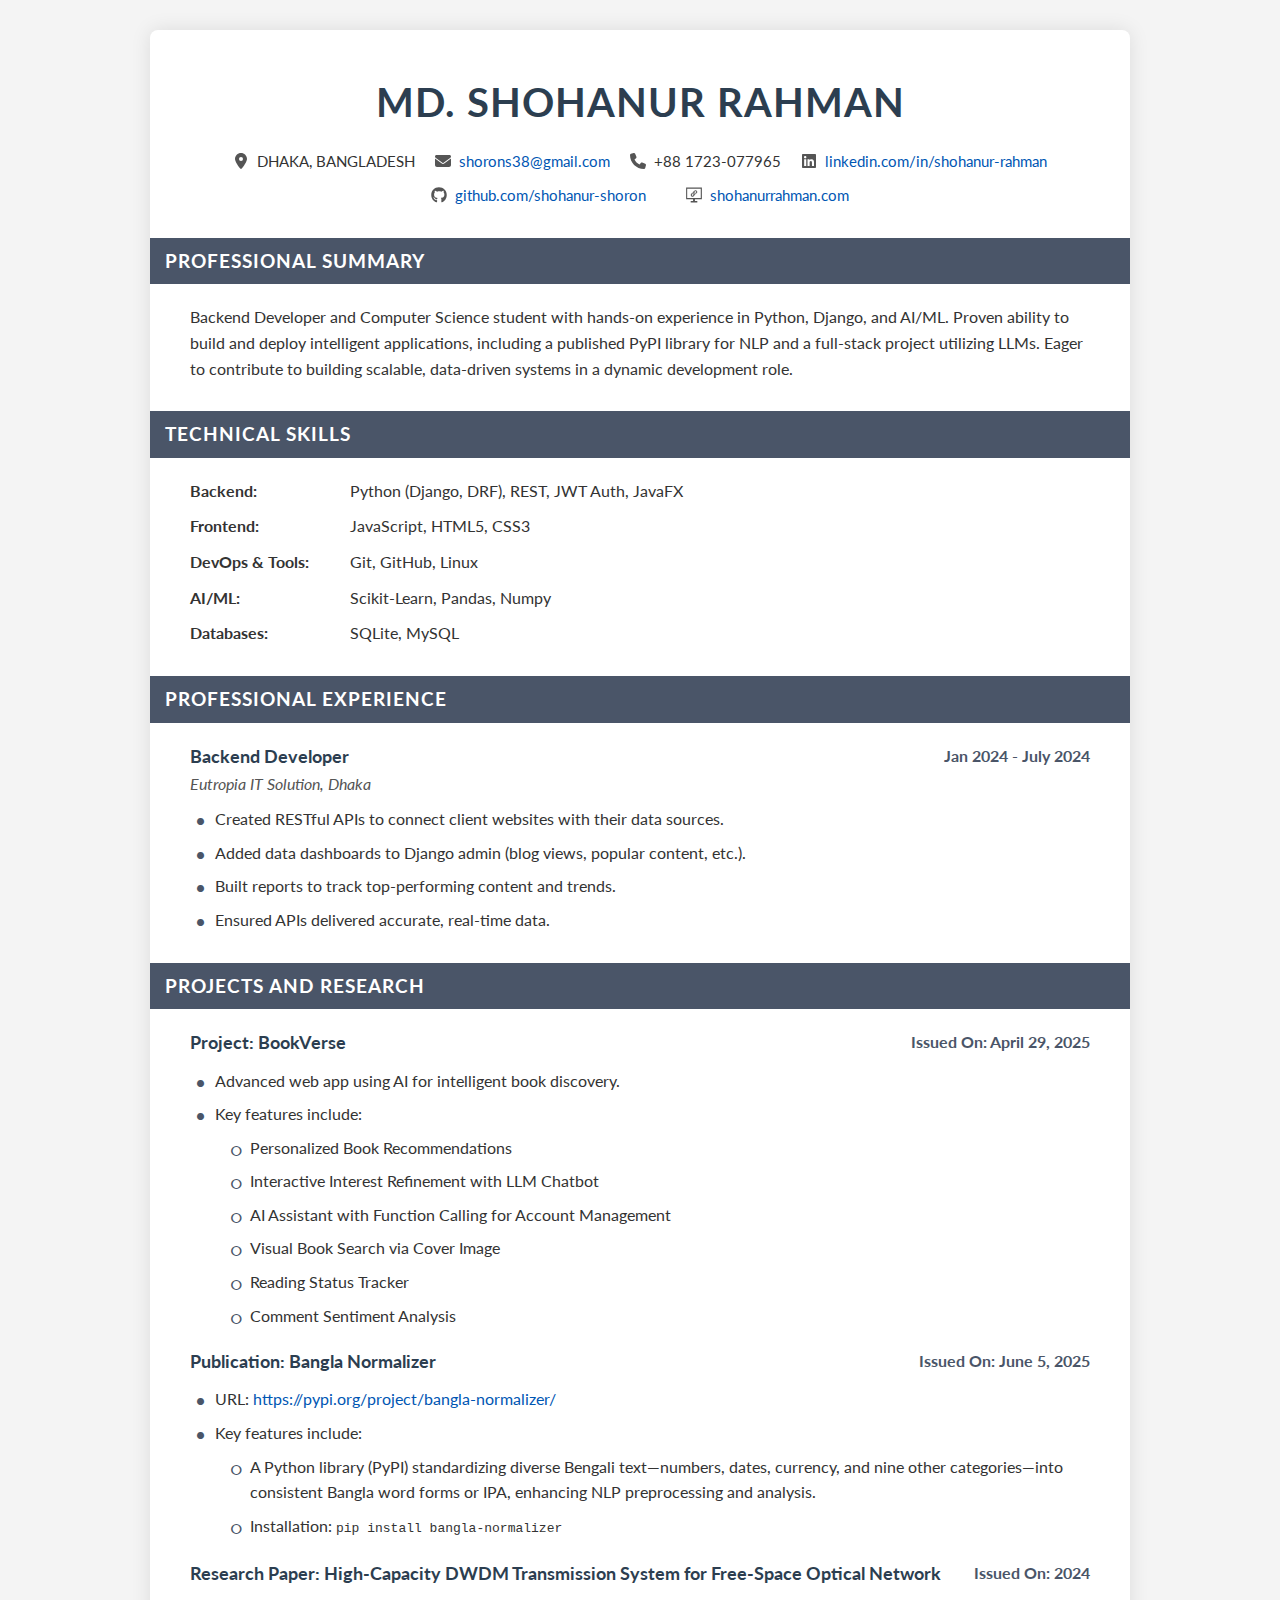
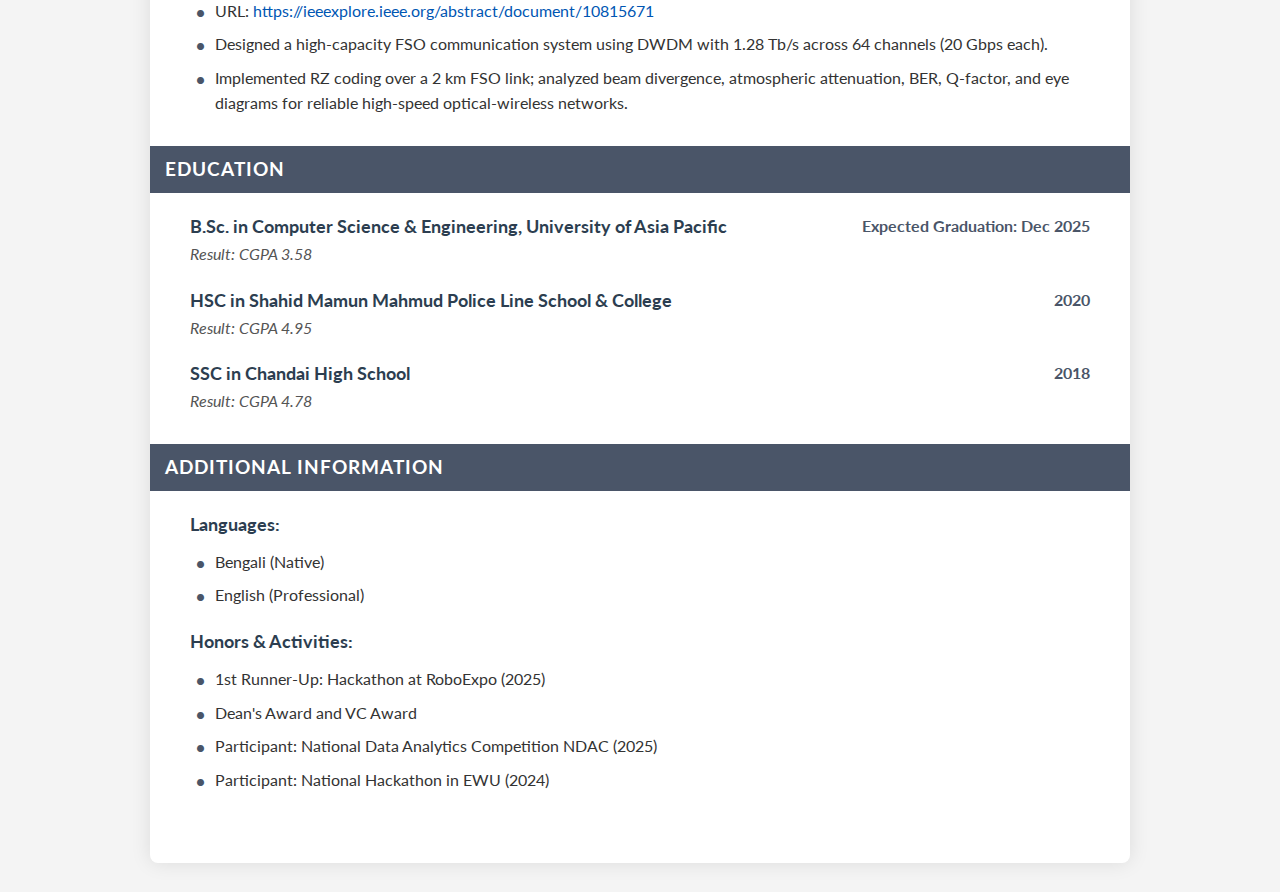
<file: template/cv.html>
<!DOCTYPE html>
<html lang="en">
<head>
    <meta charset="UTF-8">
    <meta name="viewport" content="width=device-width, initial-scale=1.0">
    <title>MD. SHOHANUR RAHMAN - Resume</title>
    <style>
        /* --- Google Font Import --- */
        @import url('https://fonts.googleapis.com/css2?family=Lato:wght@400;700&display=swap');

        /* --- Global Styles --- */
        body {
            font-family: 'Lato', sans-serif;
            background-color: #f4f4f4;
            color: #333;
            line-height: 1.6;
            margin: 0;
            padding: 0;
        }

        .resume-container {
            max-width: 900px;
            margin: 30px auto;
            background-color: #fff;
            padding: 40px;
            box-shadow: 0 0 20px rgba(0, 0, 0, 0.1);
            border-radius: 8px;
        }

        /* --- Links --- */
        a {
            color: #0056b3;
            text-decoration: none;
        }

        a:hover {
            text-decoration: underline;
        }

        /* --- Header & Contact Info --- */
        .header {
            text-align: center;
            margin-bottom: 30px;
        }

        .header h1 {
            margin: 0;
            font-size: 2.5em;
            color: #2c3e50;
            letter-spacing: 1px;
        }

        .contact-info {
            display: flex;
            justify-content: center;
            flex-wrap: wrap;
            gap: 10px 20px;
            margin-top: 15px;
            font-size: 0.95em;
        }

        .contact-item {
            display: flex;
            align-items: center;
        }

        .contact-item svg {
            width: 16px;
            height: 16px;
            margin-right: 8px;
            fill: #555;
        }

        /* --- Section Styling --- */
        .section {
            margin-bottom: 30px;
        }

        .section h2 {
            background-color: #4A5568; /* Dark Gray-Blue */
            color: #fff;
            padding: 8px 15px;
            margin: 0 -40px 20px -40px; /* Extend to edges of container */
            font-size: 1.2em;
            letter-spacing: 1px;
            text-transform: uppercase;
        }

        /* --- Entry Styling (for Experience, Projects, Education) --- */
        .entry {
            margin-bottom: 20px;
        }
        
        .entry-header {
            display: flex;
            justify-content: space-between;
            align-items: flex-start;
            margin-bottom: 5px;
        }

        .entry-title {
            font-weight: bold;
            font-size: 1.1em;
            color: #2c3e50;
        }

        .entry-info {
            font-style: italic;
            color: #555;
        }

        .entry-date {
            font-weight: bold;
            color: #4A5568;
            white-space: nowrap;
            margin-left: 20px;
        }

        /* --- Lists (ul) --- */
        ul {
            list-style: none;
            padding-left: 0;
            margin-top: 10px;
        }

        ul li {
            position: relative;
            padding-left: 25px;
            margin-bottom: 8px;
        }
        
        ul li::before {
            content: '•';
            position: absolute;
            left: 5px;
            top: 0;
            font-size: 1.2em;
            color: #4A5568;
        }

        /* Nested lists for project features */
        ul ul {
            margin-top: 8px;
            margin-left: 10px;
        }
        
        ul ul li::before {
            content: '○'; /* Circle bullet for nested items */
        }


        /* --- Specific Section Styles --- */
        .skills-list {
            display: grid;
            grid-template-columns: 150px 1fr;
            gap: 10px;
        }

        .skills-list strong {
            font-weight: bold;
            color: #333;
        }
        
        /* --- Responsive & Print Styles --- */
        @media (max-width: 768px) {
            .resume-container {
                margin: 0;
                padding: 20px;
                border-radius: 0;
            }
            .section h2 {
                margin: 0 -20px 20px -20px;
            }
            .entry-header {
                flex-direction: column;
                align-items: flex-start;
            }
            .entry-date {
                margin-left: 0;
                margin-top: 5px;
            }
            .skills-list {
                grid-template-columns: 1fr;
            }
        }

        @media print {
            body {
                background-color: #fff;
            }
            .resume-container {
                margin: 0;
                padding: 0;
                box-shadow: none;
                border: none;
            }
            .section h2 {
                background-color: #f0f0f0;
                color: #000;
                margin: 0 0 15px 0;
                padding: 5px;
                border: 1px solid #ddd;
            }
            a {
                color: #000;
                text-decoration: none;
            }
        }
    </style>
</head>
<body>

    <div class="resume-container">
        <header class="header">
            <h1>MD. SHOHANUR RAHMAN</h1>
            <div class="contact-info">
                <span class="contact-item">
                    <svg xmlns="http://www.w3.org/2000/svg" viewBox="0 0 384 512"><path d="M215.7 499.2C267 435 384 279.4 384 192C384 86 298 0 192 0S0 86 0 192c0 87.4 117 243 168.3 307.2c12.3 15.3 35.1 15.3 47.4 0zM192 128a64 64 0 1 1 0 128 64 64 0 1 1 0-128z"/></svg>
                    DHAKA, BANGLADESH
                </span>
                <a href="mailto:shorons38@gmail.com" class="contact-item">
                    <svg xmlns="http://www.w3.org/2000/svg" viewBox="0 0 512 512"><path d="M48 64C21.5 64 0 85.5 0 112c0 15.1 7.1 29.3 19.2 38.4L236.8 313.6c11.4 8.5 27 8.5 38.4 0L492.8 150.4c12.1-9.1 19.2-23.3 19.2-38.4c0-26.5-21.5-48-48-48H48zM0 176V384c0 35.3 28.7 64 64 64H448c35.3 0 64-28.7 64-64V176L294.4 339.2c-22.8 17.1-54 17.1-76.8 0L0 176z"/></svg>
                    shorons38@gmail.com
                </a>
                <span class="contact-item">
                    <svg xmlns="http://www.w3.org/2000/svg" viewBox="0 0 512 512"><path d="M164.9 24.6c-7.7-18.6-28-28.5-47.4-23.2l-88 24C12.1 30.2 0 46 0 64C0 311.4 200.6 512 448 512c18 0 33.8-12.1 38.6-29.5l24-88c5.3-19.4-4.6-39.7-23.2-47.4l-96-40c-16.3-6.8-35.2-2.1-46.3 11.6L304.7 368C234.3 334.7 177.3 277.7 144 207.3L193.3 167c13.7-11.2 18.4-30 11.6-46.3l-40-96z"/></svg>
                    +88 1723-077965
                </span>
                <a href="https://www.linkedin.com/in/shohanur-rahman-4a935232a/" target="_blank" class="contact-item">
                    <svg xmlns="http://www.w3.org/2000/svg" viewBox="0 0 448 512"><path d="M416 32H31.9C14.3 32 0 46.5 0 64.3v383.4C0 465.5 14.3 480 31.9 480H416c17.6 0 32-14.5 32-32.3V64.3c0-17.8-14.4-32.3-32-32.3zM135.4 416H69V202.2h66.5V416zm-33.2-243c-21.3 0-38.5-17.3-38.5-38.5S80.9 96 102.2 96c21.2 0 38.5 17.3 38.5 38.5 0 21.3-17.2 38.5-38.5 38.5zm282.1 243h-66.4V312c0-24.8-.5-56.7-34.5-56.7-34.6 0-39.9 27-39.9 54.9V416h-66.4V202.2h63.7v29.2h.9c8.9-16.8 30.6-34.5 62.9-34.5 67.2 0 79.7 44.3 79.7 101.9V416z"/></svg>
                    linkedin.com/in/shohanur-rahman
                </a>
                <a href="https://github.com/shohanur-shoron" target="_blank" class="contact-item">
                    <svg xmlns="http://www.w3.org/2000/svg" viewBox="0 0 496 512"><path d="M165.9 397.4c0 2-2.3 3.6-5.2 3.6-3.3.3-5.6-1.3-5.6-3.6 0-2 2.3-3.6 5.2-3.6 3.3-.3 5.6 1.3 5.6 3.6zm-31.1-4.5c-.7 2 1.3 4.3 4.3 4.9 2.6 1 5.6 0 6.2-2s-1.3-4.3-4.3-5.2c-2.6-.7-5.5.3-6.2 2.3zm44.2-1.7c-2.9.7-4.9 2.6-4.6 4.9.3 2 2.9 3.3 5.9 2.6 2.9-.7 4.9-2.6 4.6-4.6-.3-1.9-3-3.2-5.9-2.9zM244.8 8C106.1 8 0 113.3 0 252c0 110.9 69.8 205.8 169.5 239.2 12.8 2.3 17.3-5.6 17.3-12.1 0-6.2-.3-40.4-.3-61.4 0 0-70 15-84.7-29.8 0 0-11.4-29.1-27.8-36.6 0 0-22.9-15.7 1.6-15.4 0 0 24.9 2 38.6 25.8 21.9 38.6 58.6 27.5 72.9 20.9 2.3-16 8.8-27.1 16-33.7-55.9-6.2-112.3-14.3-112.3-110.5 0-27.5 7.6-41.3 23.6-58.9-2.6-6.5-11.1-23.3 2.6-57.4 0 0 21.9-7.8 71.6 26.3 20.9-6.2 43.7-9.4 66.5-9.4 22.8 0 45.7 3.1 66.5 9.4 49.9-34.1 71.6-26.3 71.6-26.3 13.7 34.1 5.2 50.9 2.6 57.4 16 17.6 23.6 31.4 23.6 58.9 0 96.5-56.6 104.2-112.6 110.5 9.1 7.8 17.2 23.2 17.2 46.4 0 33.7-.3 75.4-.3 83.6 0 6.5 4.6 14.4 17.3 12.1C428.2 457.8 496 362.9 496 252 496 113.3 389.9 8 244.8 8z"/></svg>
                    github.com/shohanur-shoron
                </a> 
                <br>
                <a href="https://shohanurrahman.pythonanywhere.com/" target="_blank" class="contact-item">
                    <!-- add a website svg logo here -->
                     <svg fill="#000000" version="1.1" id="Layer_1" xmlns="http://www.w3.org/2000/svg" xmlns:xlink="http://www.w3.org/1999/xlink" viewBox="0 0 256 241" enable-background="new 0 0 256 241" xml:space="preserve"><g id="SVGRepo_bgCarrier" stroke-width="0"></g><g id="SVGRepo_tracerCarrier" stroke-linecap="round" stroke-linejoin="round"></g><g id="SVGRepo_iconCarrier"> <path d="M254,188V2H2v186h111v29H75v22h106v-22h-38v-29H254z M19,19h217v151H19L19,19z M180.021,70.553 c0,7.395-2.874,14.326-7.987,19.524l-15.467,15.467l0.254-1.31c1.141-6.297,0.423-12.72-2.071-18.594l-0.127-0.254l6.339-6.339 c2.282-2.282,3.508-5.24,3.508-8.452c0-3.212-1.268-6.212-3.508-8.452c-2.282-2.282-5.282-3.508-8.452-3.508 c-3.212,0-6.212,1.268-8.452,3.508l-20.961,20.961c-2.282,2.282-3.508,5.282-3.508,8.452c0,3.212,1.268,6.212,3.508,8.452 c1.521,1.521,3.465,2.62,5.62,3.127l0.718,0.169l-12.002,12.002l-0.296-0.169c-1.859-1.141-3.592-2.493-5.156-4.057 c-5.198-5.24-8.072-12.128-8.072-19.524c0-7.395,2.874-14.326,8.072-19.524l20.961-20.961c5.24-5.198,12.128-8.072,19.524-8.072 c7.353,0,14.284,2.874,19.482,8.072S180.021,63.2,180.021,70.553z M144.101,78.92c5.198,5.198,8.029,12.128,8.029,19.524 c0,7.395-2.874,14.326-8.072,19.524l-20.961,20.961C117.9,144.126,110.97,147,103.574,147c-7.395,0-14.326-2.874-19.524-8.072 c-5.198-5.24-8.072-12.128-8.072-19.524s2.874-14.326,8.072-19.524l15.467-15.467l-0.254,1.31 c-1.141,6.297-0.423,12.72,2.071,18.594l0.127,0.254l-6.339,6.339c-2.282,2.282-3.508,5.282-3.508,8.452 c0,3.212,1.268,6.212,3.508,8.452c2.282,2.282,5.282,3.508,8.452,3.508c3.212,0,6.212-1.268,8.452-3.508l20.961-20.961 c4.649-4.649,4.649-12.213,0-16.861c-1.521-1.521-3.465-2.62-5.62-3.127l-0.718-0.169l12.002-12.002l0.296,0.169 C140.805,76.004,142.537,77.399,144.101,78.92z"></path> </g></svg>
                    shohanurrahman.com
                </a>
            </div>
        </header>

        <section class="section">
            <h2>Professional Summary</h2>
            <p>
                Backend Developer and Computer Science student with hands-on experience in Python, Django, and AI/ML. Proven ability to build and deploy intelligent applications, including a published PyPI library for NLP and a full-stack project utilizing LLMs. Eager to contribute to building scalable, data-driven systems in a dynamic development role.
            </p>
        </section>

        <section class="section">
            <h2>Technical Skills</h2>
            <div class="skills-list">
                <strong>Backend:</strong> <span>Python (Django, DRF), REST, JWT Auth, JavaFX</span>
                <strong>Frontend:</strong> <span>JavaScript, HTML5, CSS3</span>
                <strong>DevOps & Tools:</strong> <span>Git, GitHub, Linux</span>
                <strong>AI/ML:</strong> <span>Scikit-Learn, Pandas, Numpy</span>
                <strong>Databases:</strong> <span>SQLite, MySQL</span>
            </div>
        </section>

        <section class="section">
            <h2>Professional Experience</h2>
            <div class="entry">
                <div class="entry-header">
                    <div>
                        <div class="entry-title">Backend Developer</div>
                        <div class="entry-info">Eutropia IT Solution, Dhaka</div>
                    </div>
                    <div class="entry-date">Jan 2024 - July 2024</div>
                </div>
                <ul>
                    <li>Created RESTful APIs to connect client websites with their data sources.</li>
                    <li>Added data dashboards to Django admin (blog views, popular content, etc.).</li>
                    <li>Built reports to track top-performing content and trends.</li>
                    <li>Ensured APIs delivered accurate, real-time data.</li>
                </ul>
            </div>
        </section>

        <section class="section">
            <h2>Projects and Research</h2>
            <div class="entry">
                <div class="entry-header">
                    <div class="entry-title">Project: BookVerse</div>
                    <div class="entry-date">Issued On: April 29, 2025</div>
                </div>
                <ul>
                    <li>Advanced web app using AI for intelligent book discovery.</li>
                    <li>Key features include:
                        <ul>
                            <li>Personalized Book Recommendations</li>
                            <li>Interactive Interest Refinement with LLM Chatbot</li>
                            <li>AI Assistant with Function Calling for Account Management</li>
                            <li>Visual Book Search via Cover Image</li>
                            <li>Reading Status Tracker</li>
                            <li>Comment Sentiment Analysis</li>
                        </ul>
                    </li>
                </ul>
            </div>

            <div class="entry">
                <div class="entry-header">
                    <div class="entry-title">Publication: Bangla Normalizer</div>
                    <div class="entry-date">Issued On: June 5, 2025</div>
                </div>
                <ul>
                    <li>URL: <a href="https://pypi.org/project/bangla-normalizer/" target="_blank">https://pypi.org/project/bangla-normalizer/</a></li>
                    <li>Key features include:
                        <ul>
                            <li>A Python library (PyPI) standardizing diverse Bengali text—numbers, dates, currency, and nine other categories—into consistent Bangla word forms or IPA, enhancing NLP preprocessing and analysis.</li>
                            <li>Installation: <code>pip install bangla-normalizer</code></li>
                        </ul>
                    </li>
                </ul>
            </div>

            <div class="entry">
                <div class="entry-header">
                     <div class="entry-title">Research Paper: High-Capacity DWDM Transmission System for Free-Space Optical Network</div>
                     <div class="entry-date">Issued On: 2024</div>
                </div>
                 <ul>
                     <li>URL: <a href="https://ieeexplore.ieee.org/abstract/document/10815671" target="_blank">https://ieeexplore.ieee.org/abstract/document/10815671</a></li>
                     <li>Designed a high-capacity FSO communication system using DWDM with 1.28 Tb/s across 64 channels (20 Gbps each).</li>
                     <li>Implemented RZ coding over a 2 km FSO link; analyzed beam divergence, atmospheric attenuation, BER, Q-factor, and eye diagrams for reliable high-speed optical-wireless networks.</li>
                 </ul>
            </div>
        </section>

        <section class="section">
            <h2>Education</h2>
            <div class="entry">
                 <div class="entry-header">
                     <div>
                        <div class="entry-title">B.Sc. in Computer Science & Engineering, University of Asia Pacific</div>
                        <div class="entry-info">Result: CGPA 3.58</div>
                     </div>
                     <div class="entry-date">Expected Graduation: Dec 2025</div>
                 </div>
            </div>
            <div class="entry">
                <div class="entry-header">
                    <div>
                       <div class="entry-title">HSC in Shahid Mamun Mahmud Police Line School & College</div>
                       <div class="entry-info">Result: CGPA 4.95</div>
                    </div>
                    <div class="entry-date">2020</div>
                </div>
           </div>
           <div class="entry">
            <div class="entry-header">
                <div>
                   <div class="entry-title">SSC in Chandai High School</div>
                   <div class="entry-info">Result: CGPA 4.78</div>
                </div>
                <div class="entry-date">2018</div>
            </div>
       </div>
        </section>

        <section class="section">
            <h2>Additional Information</h2>
            <div class="entry">
                <div class="entry-title">Languages:</div>
                <ul>
                    <li>Bengali (Native)</li>
                    <li>English (Professional)</li>
                </ul>
            </div>
            <div class="entry">
                <div class="entry-title">Honors & Activities:</div>
                <ul>
                    <li>1st Runner-Up: Hackathon at RoboExpo (2025)</li>
                    <li>Dean's Award and VC Award</li>
                    <li>Participant: National Data Analytics Competition NDAC (2025)</li>
                    <li>Participant: National Hackathon in EWU (2024)</li>
                </ul>
            </div>
        </section>

    </div>

</body>
</html>
</file>
